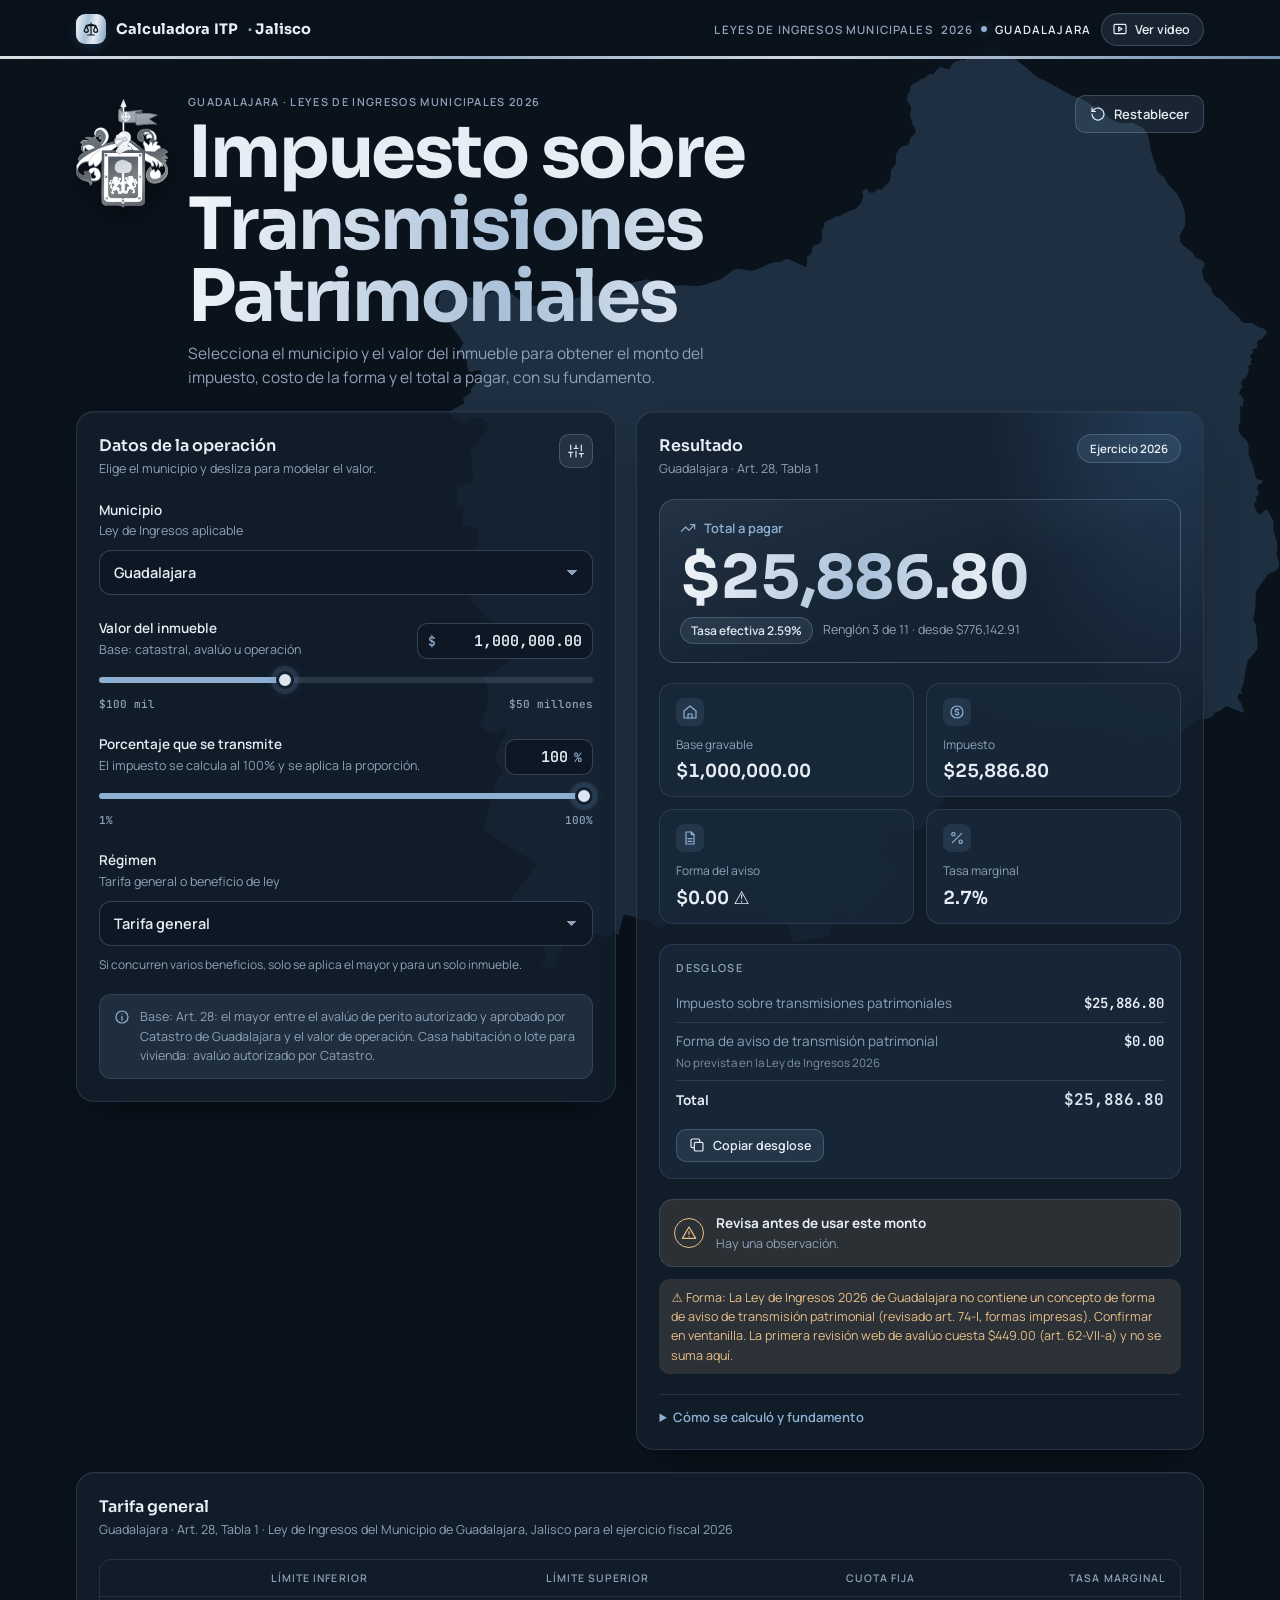
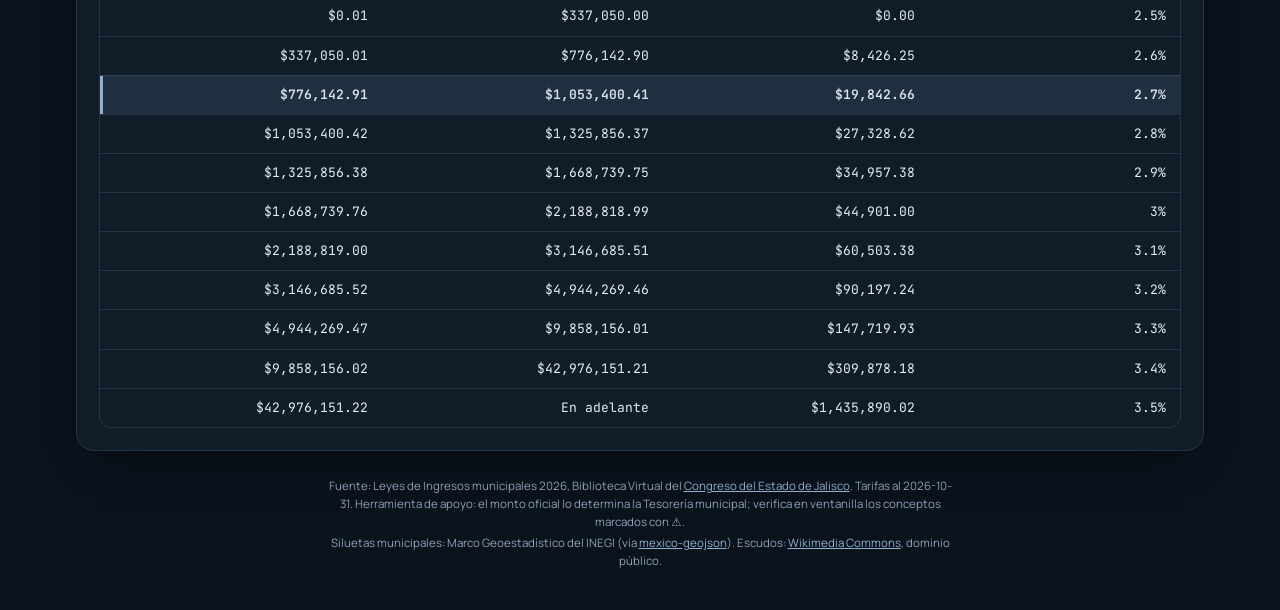
<file: index.html>
<!doctype html>
<html lang="es" data-version="20261031-sindemo">
<head>
<meta charset="utf-8">
<meta name="viewport" content="width=device-width, initial-scale=1, viewport-fit=cover">
<title>Calculadora ITP Jalisco</title>
<meta name="claude:viewport-fit-sides" content="cover">
<meta name="description" content="Impuesto sobre Transmisiones Patrimoniales 2026 para Guadalajara, Zapopan, Tonalá, San Pedro Tlaquepaque y Tlajomulco de Zúñiga.">
<link rel="preconnect" href="https://fonts.googleapis.com">
<link rel="preconnect" href="https://fonts.gstatic.com" crossorigin>
<link rel="stylesheet" href="https://fonts.googleapis.com/css2?family=Sora:wght@500;600;700&family=Manrope:wght@400;500;600;700&family=JetBrains+Mono:wght@500&display=swap">
<link rel="stylesheet" href="css/estilos.css?v=20261031-sindemo">
<script>
  // Si el navegador muestra una copia guardada de esta página, compara su versión con la publicada y recarga una vez.
  (function () {
    var actual = document.documentElement.getAttribute("data-version");
    try {
      fetch(location.pathname + "?nc=" + Date.now(), { cache: "no-store" })
        .then(function (r) { return r.text(); })
        .then(function (t) {
          var m = t.match(/data-version="([^"]+)"/);
          if (m && m[1] !== actual && !sessionStorage.getItem("recarga-" + m[1])) {
            sessionStorage.setItem("recarga-" + m[1], "1");
            location.reload();
          }
        })
        .catch(function () {});
    } catch (e) {}
  })();
</script>
</head>
<body>
<svg width="0" height="0" style="position:absolute" aria-hidden="true">
  <defs>
    <symbol id="i-sliders" viewBox="0 0 24 24"><path d="M4 21v-7M4 10V3M12 21v-9M12 8V3M20 21v-5M20 12V3M1 14h6M9 8h6M17 16h6"/></symbol>
    <symbol id="i-reset" viewBox="0 0 24 24"><path d="M3 12a9 9 0 1 0 3-6.7L3 8"/><path d="M3 3v5h5"/></symbol>
    <symbol id="i-trend" viewBox="0 0 24 24"><path d="M22 7 13.5 15.5l-5-5L2 17"/><path d="M16 7h6v6"/></symbol>
    <symbol id="i-home" viewBox="0 0 24 24"><path d="M3 10.5 12 3l9 7.5V21H3z"/><path d="M9 21v-6h6v6"/></symbol>
    <symbol id="i-coin" viewBox="0 0 24 24"><circle cx="12" cy="12" r="9"/><path d="M14.5 9.2c-.5-.8-1.4-1.2-2.5-1.2-1.6 0-2.7.8-2.7 2s1 1.7 2.7 2 2.8.9 2.8 2.1-1.2 2-2.8 2c-1.2 0-2.2-.5-2.7-1.4M12 6.5v1.5M12 16v1.5"/></symbol>
    <symbol id="i-file" viewBox="0 0 24 24"><path d="M14 3H6v18h12V7z"/><path d="M14 3v4h4M9 13h6M9 17h6"/></symbol>
    <symbol id="i-percent" viewBox="0 0 24 24"><path d="M19 5 5 19"/><circle cx="6.5" cy="6.5" r="2.5"/><circle cx="17.5" cy="17.5" r="2.5"/></symbol>
    <symbol id="i-check" viewBox="0 0 24 24"><path d="m5 12.5 4.5 4.5L19 7.5"/></symbol>
    <symbol id="i-alert" viewBox="0 0 24 24"><path d="M12 3 2 20h20z"/><path d="M12 10v4M12 17.5v.01"/></symbol>
    <symbol id="i-info" viewBox="0 0 24 24"><circle cx="12" cy="12" r="9"/><path d="M12 11v6M12 7.5v.01"/></symbol>
    <symbol id="i-scale" viewBox="0 0 24 24"><path d="M12 3v18M7 21h10M5 7h14M12 5l-7 2M12 5l7 2"/><path d="M5 7 2 14a3 3 0 0 0 6 0zM19 7l-3 7a3 3 0 0 0 6 0z"/></symbol>
    <symbol id="i-play" viewBox="0 0 24 24"><path d="M7 4.5v15l12-7.5z"/></symbol>
    <symbol id="i-film" viewBox="0 0 24 24"><rect x="3" y="5" width="18" height="14" rx="2"/><path d="m10 9 5 3-5 3z"/></symbol>
    <symbol id="i-x" viewBox="0 0 24 24"><path d="M6 6l12 12M18 6 6 18"/></symbol>
    <symbol id="i-copy" viewBox="0 0 24 24"><rect x="8" y="8" width="13" height="13" rx="2"/><path d="M16 8V5a2 2 0 0 0-2-2H5a2 2 0 0 0-2 2v9a2 2 0 0 0 2 2h3"/></symbol>
  </defs>
</svg>

<div class="silueta" aria-hidden="true"></div>

<div class="barra-sup">
  <div class="barra-int">
    <span class="barra-marca"><span class="barra-logo"><svg class="ico"><use href="#i-scale"/></svg></span>Calculadora ITP<span class="barra-jal"> <span class="barra-sep">·</span> Jalisco</span></span>
    <div class="barra-der">
      <span class="barra-meta"><span class="barra-oculto">Leyes de Ingresos municipales</span> 2026 <span class="barra-punto" aria-hidden="true"></span><span id="barraMunicipio">Guadalajara</span></span>
      <button type="button" class="btn-video" id="videoBtn" title="Ver video del demo" aria-label="Ver video del demo"><svg class="ico"><use href="#i-film"/></svg><span>Ver video</span></button>
    </div>
  </div>
</div>

<div class="wrap">
  <header class="top">
    <div class="marca">
      <figure class="escudo">
        <img id="escudo" src="img/escudos/guadalajara.svg" alt="Escudo de Guadalajara" width="92" height="116">
        <span class="brillo" aria-hidden="true"></span>
      </figure>
      <div class="top-texto">
        <span class="eyebrow"><span id="escudoNombre">Guadalajara</span> · Leyes de Ingresos municipales 2026</span>
        <h1>Impuesto sobre <span class="acento">Transmisiones Patrimoniales</span></h1>
        <p class="lead">Selecciona el municipio y el valor del inmueble para obtener el monto del impuesto, costo de la forma y el total a pagar, con su fundamento.</p>
      </div>
    </div>
    <button type="button" class="btn-ghost" id="restablecer"><svg class="ico"><use href="#i-reset"/></svg>Restablecer</button>
  </header>

  <main class="grid">
    <!-- Captura -->
    <section class="card" aria-labelledby="tCaptura">
      <div class="card-head">
        <div>
          <h2 id="tCaptura">Datos de la operación</h2>
          <p class="sub">Elige el municipio y desliza para modelar el valor.</p>
        </div>
        <span class="chip-ico"><svg class="ico"><use href="#i-sliders"/></svg></span>
      </div>

      <form id="form" novalidate class="campos">
        <div class="campo">
          <div class="campo-top">
            <div><label for="municipio">Municipio</label><p class="sub">Ley de Ingresos aplicable</p></div>
          </div>
          <select id="municipio" name="municipio"></select>
        </div>

        <div class="campo">
          <div class="campo-top">
            <div><label for="valor">Valor del inmueble</label><p class="sub">Base: catastral, avalúo u operación</p></div>
            <div class="caja-num"><span>$</span><input id="valor" name="valor" inputmode="decimal" autocomplete="off" value="1,000,000.00" aria-label="Valor del inmueble"></div>
          </div>
          <input type="range" id="valorRango" min="0" max="1000" step="1" aria-label="Deslizar valor del inmueble">
          <div class="rango-lim"><span>$100 mil</span><span>$50 millones</span></div>
        </div>

        <div class="campo">
          <div class="campo-top">
            <div><label for="porcentaje">Porcentaje que se transmite</label><p class="sub" id="pctNota">El impuesto se calcula al 100% y se aplica la proporción.</p></div>
            <div class="caja-num corta"><input id="porcentaje" name="porcentaje" inputmode="decimal" value="100" aria-label="Porcentaje que se transmite"><span>%</span></div>
          </div>
          <input type="range" id="pctRango" min="1" max="100" step="1" value="100" aria-label="Deslizar porcentaje que se transmite">
          <div class="rango-lim"><span>1%</span><span>100%</span></div>
        </div>

        <div class="campo">
          <div class="campo-top">
            <div><label for="especial">Régimen</label><p class="sub">Tarifa general o beneficio de ley</p></div>
          </div>
          <select id="especial" name="especial"></select>
          <p class="nota-cond" id="especialCond"></p>
        </div>

        <div class="campo" id="campoM2" hidden>
          <div class="campo-top">
            <div><label for="m2">Superficie del predio</label><p class="sub">Requerida por este régimen</p></div>
            <div class="caja-num corta"><input id="m2" name="m2" inputmode="decimal" autocomplete="off" placeholder="0" aria-label="Superficie en metros cuadrados"><span>m²</span></div>
          </div>
        </div>
      </form>

      <div class="aviso-info">
        <svg class="ico"><use href="#i-info"/></svg>
        <p id="notaBase">—</p>
      </div>
    </section>

    <!-- Resultado -->
    <section class="card card-res" aria-labelledby="tRes" aria-live="polite">
      <div class="card-head">
        <div>
          <h2 id="tRes">Resultado</h2>
          <p class="sub" id="resMunicipio">—</p>
        </div>
        <span class="pill">Ejercicio 2026</span>
      </div>

      <div id="error" class="error" hidden></div>

      <div class="hero">
        <span class="hero-lbl"><svg class="ico"><use href="#i-trend"/></svg>Total a pagar</span>
        <div class="hero-num" id="resTotal">—</div>
        <div class="hero-meta">
          <span class="badge" id="tasaEfectiva">—</span>
          <span class="meta" id="renglon">—</span>
        </div>
      </div>

      <div class="tiles">
        <div class="tile"><span class="tile-ico"><svg class="ico"><use href="#i-home"/></svg></span><span class="tile-lbl">Base gravable</span><span class="tile-num" id="tBase">—</span></div>
        <div class="tile"><span class="tile-ico"><svg class="ico"><use href="#i-coin"/></svg></span><span class="tile-lbl">Impuesto</span><span class="tile-num" id="resImpuesto">—</span></div>
        <div class="tile"><span class="tile-ico"><svg class="ico"><use href="#i-file"/></svg></span><span class="tile-lbl">Forma del aviso</span><span class="tile-num" id="resForma">—</span></div>
        <div class="tile"><span class="tile-ico"><svg class="ico"><use href="#i-percent"/></svg></span><span class="tile-lbl">Tasa marginal</span><span class="tile-num" id="tTasa">—</span></div>
      </div>

      <div class="resumen">
        <h3 class="eyebrow">Desglose</h3>
        <dl>
          <div class="fila"><dt>Impuesto sobre transmisiones patrimoniales</dt><dd id="dImpuesto">—</dd></div>
          <div class="fila"><dt><span id="resFormaConcepto">Forma del aviso</span><small id="resFormaArt"></small></dt><dd id="dForma">—</dd></div>
          <div class="fila total"><dt>Total</dt><dd id="dTotal">—</dd></div>
        </dl>
        <button type="button" id="copiar" class="btn-ghost chico"><svg class="ico"><use href="#i-copy"/></svg><span>Copiar desglose</span></button>
      </div>

      <div class="estado" id="estado">
        <span class="estado-ico"><svg class="ico"><use href="#i-check"/></svg></span>
        <div><strong id="estadoTit">Cálculo conforme a la tarifa</strong><p id="estadoTxt">Sin observaciones para este cálculo.</p></div>
      </div>
      <ul id="advertencias" class="warnings"></ul>

      <details class="detalle">
        <summary>Cómo se calculó y fundamento</summary>
        <div id="operacion" class="operacion"></div>
        <ul id="fundamento" class="fund"></ul>
      </details>
    </section>
  </main>

  <section class="card tabla-card">
    <div class="card-head">
      <div><h2>Tarifa general</h2><p class="sub" id="tablaNombre"></p></div>
    </div>
    <div class="tbl"><table id="tabla"><thead><tr><th>Límite inferior</th><th>Límite superior</th><th>Cuota fija</th><th>Tasa marginal</th></tr></thead><tbody></tbody></table></div>
  </section>

  <footer class="foot">
    <p>Fuente: Leyes de Ingresos municipales 2026, Biblioteca Virtual del <a id="linkListado" href="#" target="_blank" rel="noopener">Congreso del Estado de Jalisco</a>. Tarifas al <span id="actualizado"></span>. Herramienta de apoyo: el monto oficial lo determina la Tesorería municipal; verifica en ventanilla los conceptos marcados con ⚠️.</p>
    <p>Siluetas municipales: Marco Geoestadístico del INEGI (vía <a href="https://github.com/PhantomInsights/mexico-geojson" target="_blank" rel="noopener">mexico-geojson</a>). Escudos: <a href="https://commons.wikimedia.org/" target="_blank" rel="noopener">Wikimedia Commons</a>, dominio público.</p>
  </footer>
</div>

<dialog class="video-dialogo" id="videoDialogo" aria-labelledby="videoTitulo">
  <div class="video-cab">
    <strong id="videoTitulo">Demo · Calculadora ITP Jalisco</strong>
    <button type="button" class="demo-cerrar" id="videoCerrar" aria-label="Cerrar video"><svg class="ico"><use href="#i-x"/></svg></button>
  </div>
  <video id="videoDemo" controls playsinline preload="none" src="demo/demo-calculadora-itp-jalisco.mp4"></video>
</dialog>

<div class="demo-barra" id="demoBarra" hidden role="region" aria-label="Demo narrado por Junior">
  <div class="demo-int">
    <span class="demo-avatar" aria-hidden="true"><svg class="ico"><use href="#i-scale"/></svg></span>
    <div class="demo-cuerpo">
      <span class="demo-quien">Junior · demo narrado</span>
      <p id="demoTexto" aria-live="polite"></p>
      <span class="demo-progreso" id="demoProgreso"></span>
    </div>
    <button type="button" class="demo-cerrar" id="demoCerrar" aria-label="Detener demo"><svg class="ico"><use href="#i-x"/></svg></button>
  </div>
</div>

<script src="data/itp-2026.js?v=20261031-sindemo"></script>
<script src="js/calculo.js?v=20261031-sindemo"></script>
<script src="js/app.js?v=20261031-sindemo"></script>
<script src="js/demo.js?v=20261031-sindemo"></script>
</body>
</html>
</file>
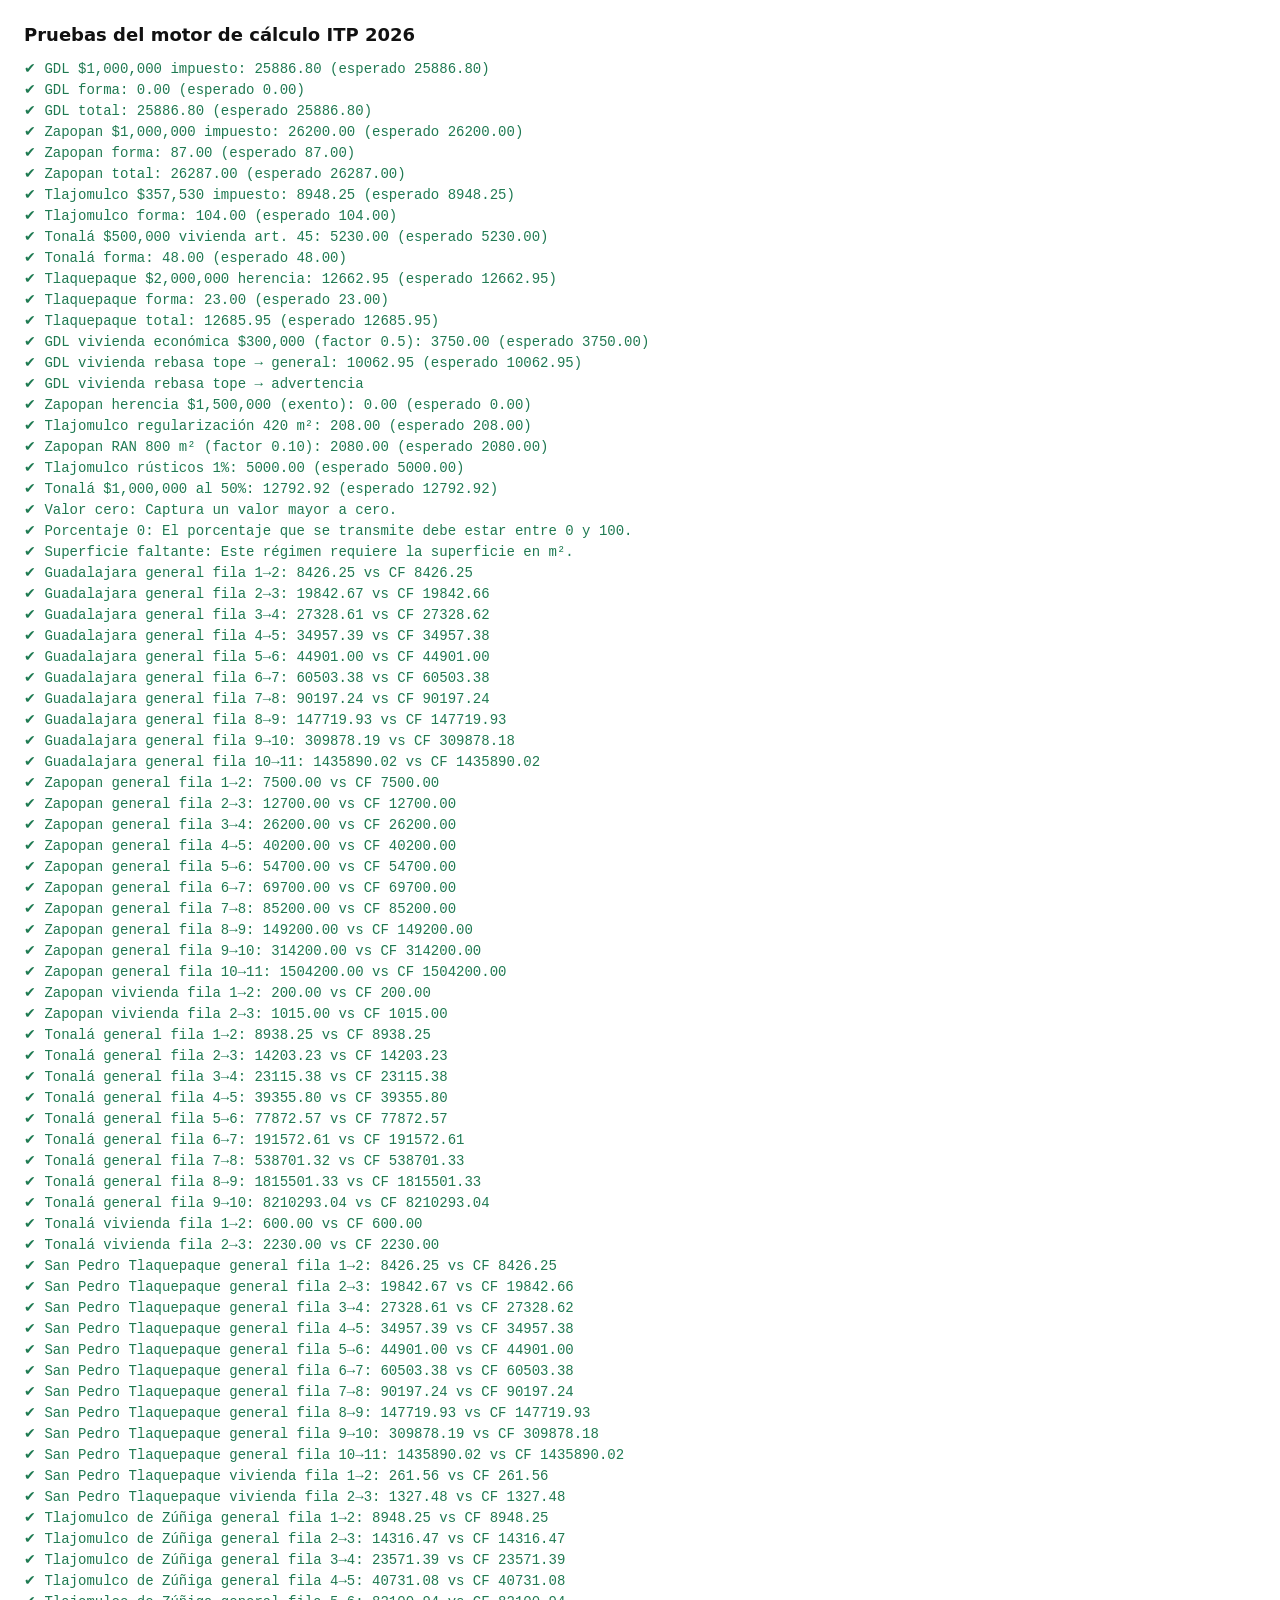
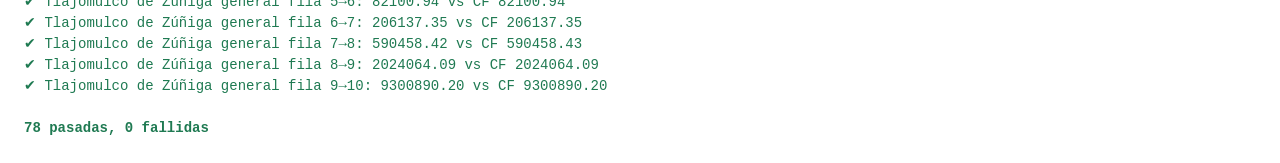
<file: pruebas/index.html>
<!doctype html>
<html lang="es">
<head>
<meta charset="utf-8">
<meta name="viewport" content="width=device-width, initial-scale=1">
<title>Pruebas ITP</title>
<style>
  body { font: 14px/1.5 ui-monospace, Consolas, monospace; margin: 24px; background: #fff; color: #111; }
  .ok { color: #1f7a52; } .fail { color: #a12a2a; font-weight: 700; }
  h1 { font: 600 18px system-ui, sans-serif; }
</style>
</head>
<body>
<h1>Pruebas del motor de cálculo ITP 2026</h1>
<pre id="out"></pre>
<script src="../data/itp-2026.js"></script>
<script src="../js/calculo.js"></script>
<script>
  const { calcularITP, aplicarTarifa, redondear } = window.ITP;
  const out = document.getElementById("out");
  let pasadas = 0, fallidas = 0;
  function log(ok, msg) {
    const s = document.createElement("span");
    s.className = ok ? "ok" : "fail";
    s.textContent = (ok ? "✔ " : "✘ ") + msg + "\n";
    out.appendChild(s);
    ok ? pasadas++ : fallidas++;
  }
  function igual(nombre, real, esperado, tol = 0.001) {
    log(Math.abs(real - esperado) <= tol, `${nombre}: ${real.toFixed(2)} (esperado ${esperado.toFixed(2)})`);
  }
  function lanza(nombre, fn) {
    try { fn(); log(false, nombre + ": no lanzó error"); } catch (e) { log(true, nombre + ": " + e.message); }
  }

  // Casos calculados a mano (ver plan)
  let r = calcularITP({ municipio: "guadalajara", valor: 1000000 });
  igual("GDL $1,000,000 impuesto", r.impuesto, 25886.80); igual("GDL forma", r.forma, 0); igual("GDL total", r.total, 25886.80);

  r = calcularITP({ municipio: "zapopan", valor: 1000000 });
  igual("Zapopan $1,000,000 impuesto", r.impuesto, 26200.00); igual("Zapopan forma", r.forma, 87); igual("Zapopan total", r.total, 26287.00);

  r = calcularITP({ municipio: "tlajomulco", valor: 357530 });
  igual("Tlajomulco $357,530 impuesto", r.impuesto, 8948.25); igual("Tlajomulco forma", r.forma, 104);

  r = calcularITP({ municipio: "tonala", valor: 500000, especial: "vivienda" });
  igual("Tonalá $500,000 vivienda art. 45", r.impuesto, 5230.00); igual("Tonalá forma", r.forma, 48);

  r = calcularITP({ municipio: "tlaquepaque", valor: 2000000, especial: "herencia" });
  igual("Tlaquepaque $2,000,000 herencia", r.impuesto, 12662.95); igual("Tlaquepaque forma", r.forma, 23); igual("Tlaquepaque total", r.total, 12685.95);

  // Regímenes adicionales
  r = calcularITP({ municipio: "guadalajara", valor: 300000, especial: "vivienda" });
  igual("GDL vivienda económica $300,000 (factor 0.5)", r.impuesto, 3750.00);
  r = calcularITP({ municipio: "guadalajara", valor: 400000, especial: "vivienda" });
  igual("GDL vivienda rebasa tope → general", r.impuesto, 10062.95);
  log(r.advertencias.length > 0, "GDL vivienda rebasa tope → advertencia");
  r = calcularITP({ municipio: "zapopan", valor: 1500000, especial: "herencia" });
  igual("Zapopan herencia $1,500,000 (exento)", r.impuesto, 0);
  r = calcularITP({ municipio: "tlajomulco", valor: 200000, especial: "regularizacion", m2: 420 });
  igual("Tlajomulco regularización 420 m²", r.impuesto, 208);
  r = calcularITP({ municipio: "zapopan", valor: 800000, especial: "ran", m2: 800 });
  igual("Zapopan RAN 800 m² (factor 0.10)", r.impuesto, 2080.00);
  r = calcularITP({ municipio: "tlajomulco", valor: 500000, especial: "rusticos" });
  igual("Tlajomulco rústicos 1%", r.impuesto, 5000.00);
  r = calcularITP({ municipio: "tonala", valor: 1000000, porcentaje: 50 });
  igual("Tonalá $1,000,000 al 50%", r.impuesto, 12792.92);

  lanza("Valor cero", () => calcularITP({ municipio: "guadalajara", valor: 0 }));
  lanza("Porcentaje 0", () => calcularITP({ municipio: "guadalajara", valor: 100, porcentaje: 0 }));
  lanza("Superficie faltante", () => calcularITP({ municipio: "guadalajara", valor: 100, especial: "regularizacion" }));

  // Continuidad de cada tabla: el impuesto en el LS de una fila debe igualar la CF de la siguiente (±$0.02)
  for (const m of window.ITP_DATA.municipios) {
    const tablas = [["general", m.tarifa], ...m.especiales.filter(e => e.tabla).map(e => [e.id, e.tabla])];
    for (const [nombre, tabla] of tablas) {
      for (let i = 0; i < tabla.length - 1; i++) {
        const f = tabla[i], sig = tabla[i + 1];
        const enLS = (f.ls - f.li) * f.t + f.cf;
        log(Math.abs(enLS - sig.cf) <= 0.02, `${m.nombre} ${nombre} fila ${i + 1}→${i + 2}: ${enLS.toFixed(2)} vs CF ${sig.cf.toFixed(2)}`);
      }
    }
  }

  const res = document.createElement("strong");
  res.className = fallidas ? "fail" : "ok";
  res.id = "resumen";
  res.textContent = `\n${pasadas} pasadas, ${fallidas} fallidas`;
  out.appendChild(res);
  window.RESULTADO_PRUEBAS = { pasadas, fallidas };
</script>
</body>
</html>
</file>
<file: css/estilos.css>
/* Layout: encabezado con escudo y botón Restablecer → dos tarjetas (datos | resultado con cifra principal,
   mosaicos, desglose y estado) → tarjeta con la tarifa → pie. Fondo: silueta difuminada del municipio.
   Paleta "azul metálico": #0A121C noche · #13202E acero profundo · #2E4A66 acero · #6F93B8 azul plata · #DCE6F0 plata.
   Escudos en plateado (escala de grises con brillo). Diseño oscuro por defecto; versión clara cuando el usuario la elige. */
:root {
  --bg: #0A121C;
  --card: rgba(19, 32, 46, .80);
  --card-solid: #13202E;
  --tile: rgba(24, 40, 57, .88);
  --field: #0E1824;
  --fg: #E6EDF5;
  --muted: #8EA3B9;
  --line: rgba(160, 190, 220, .14);
  --line-strong: rgba(160, 190, 220, .26);
  --accent: #DCE6F0;
  --accent-2: #8FB0D2;
  --accent-deep: #2E4A66;
  --accent-soft: rgba(143, 176, 210, .12);
  --metal: linear-gradient(100deg, #F2F6FA 0%, #A9C0D8 38%, #E4ECF4 62%, #7E9FC0 100%);
  --glow: rgba(70, 120, 175, .45);
  --track: rgba(160, 190, 220, .16);
  --ok: #9FD3B0; --ok-soft: rgba(159, 211, 176, .12);
  --warn: #E9C08A; --warn-soft: rgba(233, 192, 138, .12);
  --err: #F0A493; --err-soft: rgba(240, 164, 147, .12);
  --silueta: #4F7397; --silueta-op: .30;
  --plata: grayscale(1) brightness(1.22) contrast(1.18);
  --brillo-mezcla: overlay; --brillo-op: .9;
  --barra: rgba(10, 18, 28, .78);
  --shadow: 0 1px 0 rgba(230, 237, 245, .05) inset, 0 20px 40px -24px rgba(0, 0, 0, .75);
  --f-display: "Sora", "Segoe UI", system-ui, sans-serif;
  --f-body: "Manrope", "Segoe UI", system-ui, sans-serif;
  --f-mono: "JetBrains Mono", ui-monospace, Consolas, monospace;
  color-scheme: dark;
}
/* El diseño azul metálico es oscuro siempre, sin importar el modo del sistema.
   La variante clara solo se usa si el visor la elige explícitamente (data-theme="light"). */
:root[data-theme="light"] {
  --bg: #E4EBF2; --card: rgba(246, 249, 252, .86); --card-solid: #F6F9FC; --tile: rgba(255, 255, 255, .9); --field: #FFFFFF;
  --fg: #0F1D2B; --muted: #4D6278; --line: rgba(46, 74, 102, .14); --line-strong: rgba(46, 74, 102, .26);
  --accent: #1F3F5E; --accent-2: #3F6A92; --accent-deep: #1F3F5E; --accent-soft: rgba(63, 106, 146, .1);
  --metal: linear-gradient(100deg, #1C3550 0%, #4F7699 40%, #253F5A 65%, #6A8DAF 100%);
  --glow: rgba(143, 176, 210, .55); --track: rgba(46, 74, 102, .14);
  --ok: #2F7A4E; --ok-soft: rgba(47, 122, 78, .1); --warn: #8A5412; --warn-soft: rgba(176, 112, 30, .12);
  --err: #9A2F1F; --err-soft: rgba(154, 47, 31, .1); --silueta: #6F93B8; --silueta-op: .24;
  --plata: grayscale(1) brightness(1.15) contrast(1.4); --brillo-mezcla: soft-light; --brillo-op: 1; --barra: rgba(244, 248, 251, .82);
  --shadow: 0 20px 40px -28px rgba(15, 29, 43, .35);
  color-scheme: light;
}

* { box-sizing: border-box; }
[hidden] { display: none !important; }
body { margin: 0; background: var(--bg); color: var(--fg); font: 14.5px/1.55 var(--f-body); -webkit-font-smoothing: antialiased; }
h1, h2, h3 { margin: 0; font-family: var(--f-display); text-wrap: balance; }
p { margin: 0; }
a { color: var(--accent-2); }
.ico { width: 16px; height: 16px; fill: none; stroke: currentColor; stroke-width: 1.8; stroke-linecap: round; stroke-linejoin: round; flex: 0 0 auto; }
.eyebrow { font: 600 11px/1.3 var(--f-body); letter-spacing: .12em; text-transform: uppercase; color: var(--muted); }
.sub { color: var(--muted); font-size: 12.5px; }

/* Silueta del municipio, fija y difuminada */
.silueta {
  position: fixed; z-index: 0; pointer-events: none;
  right: -10vw; top: 56%; transform: translateY(-50%);
  width: min(86vw, 1180px); height: 104vh; max-width: none;
  background: var(--silueta); opacity: var(--silueta-op);
  -webkit-mask: url("../img/jalisco.svg") center / contain no-repeat;
          mask: url("../img/jalisco.svg") center / contain no-repeat;
  filter: blur(12px);
  transition: opacity .35s ease;
}
.silueta.cambiando { opacity: 0; }
@media (max-width: 860px) { .silueta { right: -35vw; width: 150vw; height: 96vh; } }

/* Barra horizontal superior, fija al hacer scroll, con filo metálico */
body::before { content: ""; position: fixed; inset: 0 0 auto; height: env(safe-area-inset-top, 0px); z-index: 10; background: var(--barra); }
.barra-sup {
  position: sticky; top: env(safe-area-inset-top, 0px); z-index: 5;
  background: var(--barra); backdrop-filter: blur(10px); -webkit-backdrop-filter: blur(10px);
  border-bottom: 1px solid var(--line);
}
.barra-sup::after { content: ""; position: absolute; left: 0; right: 0; bottom: -1px; height: 3px; background: var(--metal); opacity: .9; }
.barra-int {
  max-width: 1160px; margin: 0 auto; min-height: 58px;
  padding-left: max(16px, env(safe-area-inset-left, 0px));
  padding-right: max(16px, env(safe-area-inset-right, 0px));
  display: flex; align-items: center; justify-content: space-between; gap: 16px;
}
.barra-marca { display: inline-flex; align-items: center; gap: 10px; font: 700 14.5px var(--f-display); letter-spacing: .01em; white-space: nowrap; }
.barra-logo { width: 30px; height: 30px; border-radius: 9px; display: grid; place-items: center; color: var(--bg); background: var(--metal); box-shadow: 0 4px 14px -4px var(--glow); }
.barra-sep { color: var(--accent-2); }
.barra-meta { display: inline-flex; align-items: center; gap: 8px; font: 600 11.5px var(--f-body); letter-spacing: .1em; text-transform: uppercase; color: var(--muted); white-space: nowrap; }
.barra-punto { width: 6px; height: 6px; border-radius: 50%; background: var(--accent-2); box-shadow: 0 0 10px var(--glow); }
#barraMunicipio { color: var(--fg); }
@media (max-width: 640px) { .barra-oculto { display: none; } .barra-int { min-height: 52px; } }
.barra-der { display: flex; align-items: center; gap: 16px; min-width: 0; }
.btn-demo {
  display: inline-flex; align-items: center; gap: 8px; white-space: nowrap; cursor: pointer;
  font: 700 12.5px var(--f-body); color: var(--bg); background: var(--metal);
  border: 0; border-radius: 999px; padding: 8px 14px 8px 11px; box-shadow: 0 6px 18px -8px var(--glow);
  transition: transform .15s, box-shadow .15s;
}
.btn-demo .ico { fill: currentColor; stroke: none; width: 14px; height: 14px; }
.btn-demo:hover { transform: translateY(-1px); box-shadow: 0 10px 24px -8px var(--glow); }
body.en-demo .btn-demo .ico { display: none; }
@media (max-width: 760px) { .barra-meta { display: none; } }
.barra-der { gap: 10px; flex: 0 0 auto; }
.barra-marca { min-width: 0; }
@media (max-width: 600px) {
  .barra-jal { display: none; }
  .btn-demo { padding: 8px 12px 8px 10px; font-size: 12px; }
}
@media (max-width: 420px) {
  .btn-demo span { display: none; }
  .btn-demo { padding: 8px 10px; }
  body.en-demo .btn-demo span { display: inline; }
  body.en-demo .btn-video { display: none; }
}

/* Demo narrado: subtítulos fijos abajo y resaltado del elemento que se explica */
.demo-barra {
  position: fixed; left: 0; right: 0; bottom: 0; z-index: 20;
  padding: 0 max(16px, env(safe-area-inset-right, 0px)) calc(16px + env(safe-area-inset-bottom, 0px)) max(16px, env(safe-area-inset-left, 0px));
  pointer-events: none;
}
.demo-int {
  pointer-events: auto; max-width: 860px; margin: 0 auto;
  display: flex; align-items: flex-start; gap: 14px;
  background: var(--barra); backdrop-filter: blur(14px); -webkit-backdrop-filter: blur(14px);
  border: 1px solid var(--line-strong); border-radius: 18px; padding: 14px 16px;
  box-shadow: 0 24px 48px -20px rgba(0, 0, 0, .8);
}
.demo-avatar { width: 38px; height: 38px; flex: 0 0 auto; border-radius: 12px; display: grid; place-items: center; color: var(--bg); background: var(--metal); animation: latido 1.6s ease-in-out infinite; }
@keyframes latido { 0%, 100% { box-shadow: 0 0 0 0 var(--glow); } 50% { box-shadow: 0 0 0 8px transparent; } }
.demo-cuerpo { flex: 1; min-width: 0; display: flex; flex-direction: column; gap: 6px; }
.demo-quien { font: 600 10.5px var(--f-body); letter-spacing: .12em; text-transform: uppercase; color: var(--accent-2); }
.demo-cuerpo p { font-size: 14.5px; line-height: 1.5; }
.demo-progreso { height: 3px; border-radius: 999px; background: var(--track); position: relative; overflow: hidden; --avance: 0%; }
.demo-progreso::after { content: ""; position: absolute; inset: 0 auto 0 0; width: var(--avance); background: var(--metal); transition: width .6s ease; }
.demo-cerrar { flex: 0 0 auto; width: 32px; height: 32px; border-radius: 10px; display: grid; place-items: center; cursor: pointer; color: var(--fg); background: var(--accent-soft); border: 1px solid var(--line-strong); }
body.en-demo .wrap { padding-bottom: 180px; }
body.grabando .btn-demo, body.grabando .btn-video, body.grabando .demo-cerrar { display: none; }

/* Botón y reproductor del video del demo */
.btn-video {
  display: inline-flex; align-items: center; gap: 7px; white-space: nowrap; cursor: pointer;
  font: 600 12.5px var(--f-body); color: var(--fg); background: var(--accent-soft);
  border: 1px solid var(--line-strong); border-radius: 999px; padding: 7px 13px 7px 10px;
  transition: border-color .15s;
}
.btn-video:hover { border-color: var(--accent-2); }
@media (max-width: 340px) { .btn-video span { display: none; } .btn-video { padding: 7px 9px; } }
.video-dialogo {
  width: min(960px, calc(100vw - 32px)); max-height: calc(100vh - 32px); padding: 0; overflow: hidden;
  border: 1px solid var(--line-strong); border-radius: 18px; background: var(--card-solid); color: var(--fg);
  box-shadow: 0 40px 80px -20px rgba(0, 0, 0, .8);
}
.video-dialogo::backdrop { background: rgba(5, 10, 16, .72); backdrop-filter: blur(6px); }
.video-dialogo[open] { display: flex; flex-direction: column; }
.video-cab { display: flex; justify-content: space-between; align-items: center; gap: 12px; padding: 12px 14px 12px 18px; border-bottom: 1px solid var(--line); font: 600 14px var(--f-display); }
.video-dialogo video { display: block; width: 100%; height: auto; max-height: calc(100vh - 110px); background: #000; aspect-ratio: 16 / 9; }
.demo-foco {
  position: relative; z-index: 2;
  outline: 2px solid var(--accent-2); outline-offset: 6px; border-radius: 14px;
  box-shadow: 0 0 0 10px var(--accent-soft), 0 0 60px var(--glow);
  transition: outline-color .3s, box-shadow .3s;
}

.wrap {
  position: relative; z-index: 1;
  max-width: 1160px; margin: 0 auto;
  padding-block: 36px 40px;
  padding-left: max(16px, env(safe-area-inset-left, 0px));
  padding-right: max(16px, env(safe-area-inset-right, 0px));
  display: flex; flex-direction: column; gap: 22px;
}

/* Encabezado */
.top { display: flex; justify-content: space-between; align-items: flex-start; gap: 20px; }
.marca { display: flex; gap: 20px; align-items: flex-start; min-width: 0; }
/* Escudo plateado: imagen en grises con alto contraste + capa de brillo metálico recortada a la forma del escudo */
.escudo { margin: 0; flex: 0 0 auto; width: 92px; height: 116px; position: relative; display: grid; place-items: center; transition: opacity .35s ease; }
.escudo img { width: 100%; height: 100%; object-fit: contain; filter: var(--plata) drop-shadow(0 8px 16px rgba(0, 0, 0, .45)); }
.escudo .brillo {
  position: absolute; inset: 0; pointer-events: none;
  background:
    linear-gradient(115deg, rgba(255,255,255,0) 30%, rgba(255,255,255,.75) 46%, rgba(255,255,255,0) 58%) no-repeat,
    linear-gradient(160deg, #FFFFFF 0%, #CBD6E2 28%, #8E9DAD 52%, #E8EEF4 72%, #7D8B9B 100%);
  background-size: 250% 100%, 100% 100%;
  background-position: 120% 0, 0 0;
  -webkit-mask: center / contain no-repeat; mask: center / contain no-repeat;
  mix-blend-mode: var(--brillo-mezcla); opacity: var(--brillo-op);
  animation: destello 6s ease-in-out infinite;
}
@keyframes destello { 0%, 55% { background-position: 120% 0, 0 0; } 85%, 100% { background-position: -40% 0, 0 0; } }
.escudo.cambiando { opacity: 0; }
.top-texto { display: flex; flex-direction: column; gap: 8px; min-width: 0; }
h1 { font-size: clamp(36px, 6.2vw, 72px); font-weight: 700; line-height: 1; letter-spacing: -.03em; max-width: 16ch; }
h1 .acento { display: block; background: var(--metal); -webkit-background-clip: text; background-clip: text; color: transparent; }
.lead { color: var(--muted); max-width: 62ch; font-size: 15.5px; }
@media (max-width: 640px) {
  .top { flex-direction: column; }
  .marca { gap: 14px; }
  .escudo { width: 66px; height: 84px; }
}

.btn-ghost {
  display: inline-flex; align-items: center; gap: 8px; white-space: nowrap;
  font: 600 13px var(--f-body); color: var(--fg); background: var(--accent-soft);
  border: 1px solid var(--line-strong); border-radius: 10px; padding: 9px 14px; cursor: pointer;
  transition: border-color .15s, background .15s;
}
.btn-ghost:hover { border-color: var(--accent-2); }
.btn-ghost.chico { padding: 7px 12px; font-size: 12.5px; align-self: flex-start; }
:is(button, select, input, summary):focus-visible { outline: 2px solid var(--accent-2); outline-offset: 2px; }

/* Rejilla y tarjetas */
.grid { display: grid; grid-template-columns: minmax(0, 1fr) minmax(0, 1.05fr); gap: 20px; align-items: start; }
@media (max-width: 900px) { .grid { grid-template-columns: 1fr; } }
.card {
  background: var(--card); border: 1px solid var(--line); border-radius: 18px; padding: 22px;
  box-shadow: var(--shadow); backdrop-filter: blur(6px); -webkit-backdrop-filter: blur(6px);
  display: flex; flex-direction: column; gap: 20px; min-width: 0;
}
.card-head { display: flex; justify-content: space-between; align-items: flex-start; gap: 12px; }
.card-head h2 { font-size: 16px; font-weight: 600; }
.chip-ico { width: 34px; height: 34px; border-radius: 10px; display: grid; place-items: center; color: var(--accent); background: var(--accent-soft); border: 1px solid var(--line-strong); }
.pill { font: 600 11.5px var(--f-body); color: var(--fg); border: 1px solid var(--line-strong); background: var(--accent-soft); border-radius: 999px; padding: 6px 12px; white-space: nowrap; }

/* Campos */
.campos { display: flex; flex-direction: column; gap: 22px; }
.campo { display: flex; flex-direction: column; gap: 10px; }
.campo-top { display: flex; justify-content: space-between; align-items: flex-end; gap: 12px; }
label { font: 600 13.5px var(--f-body); }
select {
  appearance: none; -webkit-appearance: none; width: 100%;
  font: 600 14.5px var(--f-body); color: var(--fg); background: var(--field);
  border: 1px solid var(--line-strong); border-radius: 12px; padding: 12px 40px 12px 14px; cursor: pointer;
  background-image: linear-gradient(45deg, transparent 50%, var(--muted) 50%), linear-gradient(135deg, var(--muted) 50%, transparent 50%);
  background-position: calc(100% - 20px) 50%, calc(100% - 15px) 50%; background-size: 5px 5px; background-repeat: no-repeat;
}
.caja-num {
  display: inline-flex; align-items: center; gap: 6px; flex: 0 0 auto;
  background: var(--field); border: 1px solid var(--line-strong); border-radius: 10px; padding: 7px 10px;
}
.caja-num span { font: 500 13px var(--f-mono); color: var(--accent-2); }
.caja-num input {
  width: 140px; border: 0; background: transparent; color: var(--fg); outline: none; text-align: right;
  font: 600 15px var(--f-mono); font-variant-numeric: tabular-nums; padding: 0;
}
.caja-num.corta input { width: 52px; }
.caja-num:focus-within { border-color: var(--accent-2); }
.nota-cond { color: var(--muted); font-size: 12px; }
.nota-cond:empty { display: none; }

/* Deslizadores */
input[type="range"] {
  -webkit-appearance: none; appearance: none; width: 100%; height: 22px; background: transparent; cursor: pointer; margin: 0;
  --pct: 50%;
}
input[type="range"]::-webkit-slider-runnable-track {
  height: 6px; border-radius: 999px;
  background: linear-gradient(90deg, var(--accent-2) 0 var(--pct), var(--track) var(--pct) 100%);
}
input[type="range"]::-moz-range-track { height: 6px; border-radius: 999px; background: var(--track); }
input[type="range"]::-moz-range-progress { height: 6px; border-radius: 999px; background: var(--accent-2); }
input[type="range"]::-webkit-slider-thumb {
  -webkit-appearance: none; width: 18px; height: 18px; margin-top: -6px; border-radius: 50%;
  background: var(--accent); border: 3px solid var(--card-solid); box-shadow: 0 0 0 5px var(--accent-soft), 0 0 14px var(--glow);
}
input[type="range"]::-moz-range-thumb {
  width: 14px; height: 14px; border-radius: 50%; background: var(--accent); border: 3px solid var(--card-solid);
  box-shadow: 0 0 0 5px var(--accent-soft), 0 0 14px var(--glow);
}
.rango-lim { display: flex; justify-content: space-between; font: 500 11px var(--f-mono); color: var(--muted); margin-top: -4px; }

.aviso-info { display: flex; gap: 10px; align-items: flex-start; padding: 12px 14px; border-radius: 12px; border: 1px solid var(--line); background: var(--accent-soft); color: var(--muted); font-size: 12.5px; }
.aviso-info .ico { margin-top: 2px; color: var(--accent-2); }

/* Resultado */
.card-res { position: relative; overflow: hidden; }
.card-res::before {
  content: ""; position: absolute; inset: -40% -30% auto auto; width: 70%; height: 70%; pointer-events: none;
  background: radial-gradient(closest-side, var(--glow), transparent); opacity: .7;
}
.card-res > * { position: relative; }
.hero { border: 1px solid var(--line-strong); border-radius: 16px; padding: 18px 20px; background: linear-gradient(160deg, var(--accent-soft), transparent 60%); display: flex; flex-direction: column; gap: 8px; }
.hero-lbl { display: inline-flex; align-items: center; gap: 8px; color: var(--accent-2); font-weight: 600; font-size: 13px; }
.hero-num { font: 700 clamp(40px, 6vw, 60px)/1.05 var(--f-display); letter-spacing: -.02em; font-variant-numeric: tabular-nums; color: var(--accent); background: var(--metal); -webkit-background-clip: text; background-clip: text; -webkit-text-fill-color: transparent; overflow-wrap: anywhere; }
.hero-meta { display: flex; align-items: center; gap: 10px; flex-wrap: wrap; }
.badge { font: 600 12px var(--f-body); color: var(--accent); background: var(--accent-soft); border: 1px solid var(--line-strong); border-radius: 999px; padding: 4px 10px; }
.meta { color: var(--muted); font-size: 12.5px; }

.tiles { display: grid; grid-template-columns: repeat(2, minmax(0, 1fr)); gap: 12px; }
.tile { background: var(--tile); border: 1px solid var(--line); border-radius: 14px; padding: 14px 16px; display: flex; flex-direction: column; gap: 6px; min-width: 0; }
.tile-ico { width: 28px; height: 28px; border-radius: 8px; display: grid; place-items: center; color: var(--accent-2); background: var(--accent-soft); margin-bottom: 4px; }
.tile-lbl { color: var(--muted); font-size: 12px; }
.tile-num { font: 600 18px var(--f-display); font-variant-numeric: tabular-nums; overflow-wrap: anywhere; }

.resumen { background: var(--tile); border: 1px solid var(--line); border-radius: 14px; padding: 16px; display: flex; flex-direction: column; gap: 10px; }
.resumen dl { margin: 0; display: flex; flex-direction: column; }
.fila { display: flex; justify-content: space-between; align-items: baseline; gap: 14px; padding: 8px 0; border-bottom: 1px solid var(--line); font-size: 13.5px; }
.fila dt { display: flex; flex-direction: column; gap: 2px; min-width: 0; color: var(--muted); }
.fila dt small { font-size: 11.5px; opacity: .85; }
.fila dd { margin: 0; font: 600 14px var(--f-mono); font-variant-numeric: tabular-nums; white-space: nowrap; }
.fila.total { border-bottom: 0; }
.fila.total dt { color: var(--fg); font-weight: 700; }
.fila.total dd { color: var(--accent); font-size: 16px; }

.estado { display: flex; gap: 12px; align-items: center; padding: 12px 14px; border-radius: 14px; border: 1px solid var(--line); background: var(--ok-soft); }
.estado-ico { width: 30px; height: 30px; border-radius: 50%; display: grid; place-items: center; color: var(--ok); border: 1px solid currentColor; flex: 0 0 auto; }
.estado strong { font-size: 13.5px; }
.estado p { color: var(--muted); font-size: 12.5px; }
.estado.warn { background: var(--warn-soft); }
.estado.warn .estado-ico { color: var(--warn); }
.warnings { list-style: none; margin: -8px 0 0; padding: 0; display: flex; flex-direction: column; gap: 6px; }
.warnings li { color: var(--warn); background: var(--warn-soft); border-radius: 10px; padding: 9px 12px; font-size: 12.5px; }
.warnings:empty { display: none; }
.error { color: var(--err); background: var(--err-soft); border: 1px solid var(--err-soft); border-radius: 12px; padding: 10px 12px; font-size: 13.5px; }

.detalle { border-top: 1px solid var(--line); padding-top: 12px; }
.detalle summary { cursor: pointer; font-weight: 600; font-size: 13px; color: var(--accent-2); }
.detalle[open] summary { margin-bottom: 12px; }
.operacion { font: 500 12.5px/1.75 var(--f-mono); font-variant-numeric: tabular-nums; background: var(--field); border: 1px solid var(--line); border-radius: 12px; padding: 12px 14px; overflow-x: auto; }
.operacion .op-line { white-space: nowrap; }
.fund { margin: 12px 0 0; padding-left: 18px; color: var(--muted); font-size: 12.5px; display: flex; flex-direction: column; gap: 4px; }

/* Tabla */
.tbl { overflow-x: auto; border: 1px solid var(--line); border-radius: 12px; }
table { width: 100%; border-collapse: collapse; font-size: 13px; }
th { text-align: right; font: 600 10.5px var(--f-body); letter-spacing: .1em; text-transform: uppercase; color: var(--muted); padding: 11px 14px; border-bottom: 1px solid var(--line); white-space: nowrap; }
td { text-align: right; padding: 9px 14px; border-bottom: 1px solid var(--line); font-family: var(--f-mono); font-variant-numeric: tabular-nums; white-space: nowrap; }
tr:last-child td { border-bottom: 0; }
tr.activa td { background: var(--accent-soft); color: var(--accent); font-weight: 600; }
tr.activa td:first-child { box-shadow: inset 3px 0 0 var(--accent-2); }

.foot { color: var(--muted); font-size: 11.5px; text-align: center; display: flex; flex-direction: column; gap: 4px; max-width: 90ch; margin: 4px auto 0; }

@media (prefers-reduced-motion: reduce) { * { transition: none !important; animation: none !important; } }
</file>
